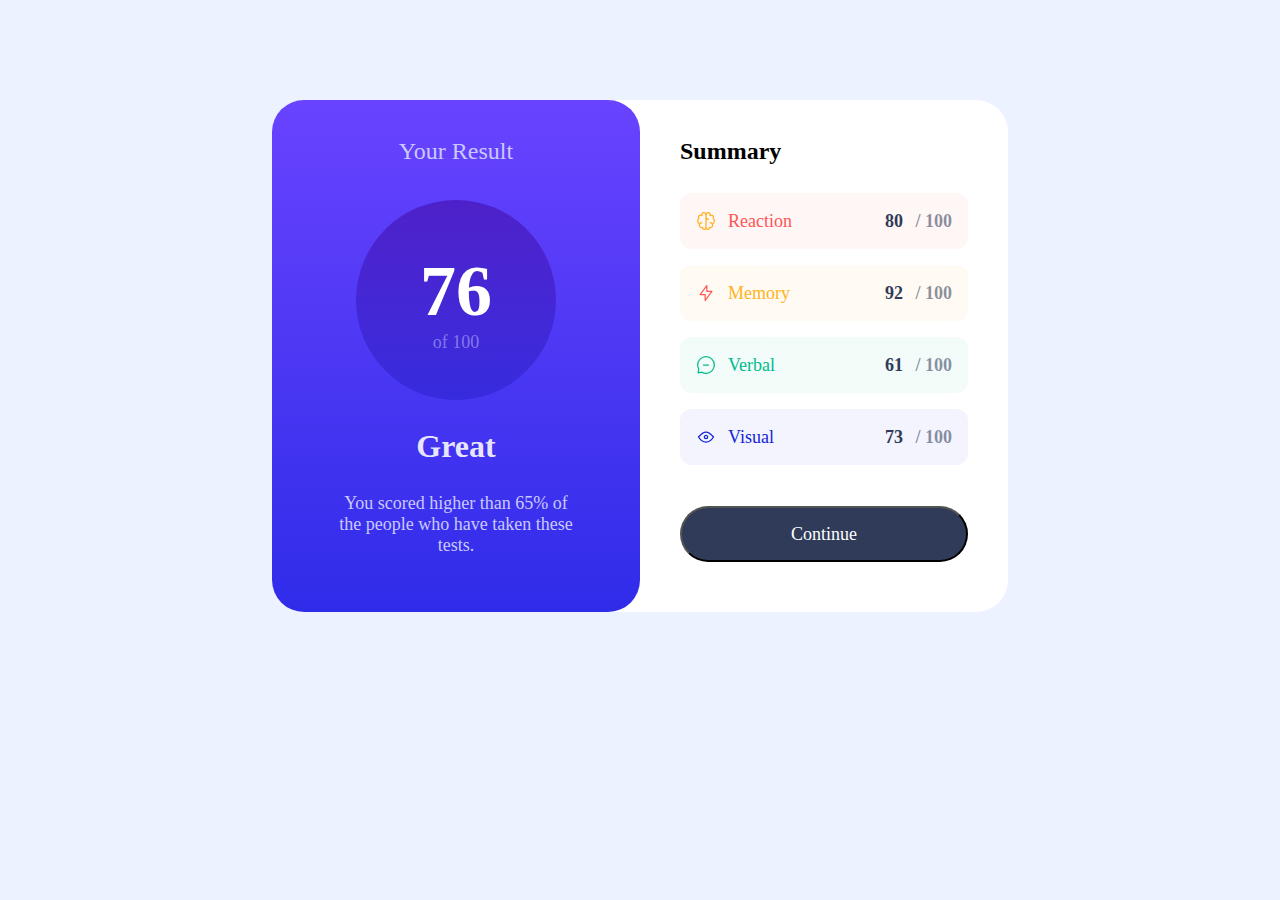
<file: lucas matheus score/glauberbaitola-main/recomposiçaoo/index.html>
<!DOCTYPE html>
<html lang="pt-br">
<head>
  <meta charset="UTF-8">
  <meta name="viewport" content="width=device-width, initial-scale=1.0"> <!-- displays site properly based on user's device -->
  <link rel="icon" type="image/png" sizes="32x32" href="./assets/images/favicon-32x32.png">
  <title> recomposição </title>
  <link rel="stylesheet" type="text/css" href="./styles.css" />


  <style>
    .attribution { font-size: 11px; text-align: center; }
    .attribution a { color: hsl(228, 45%, 44%); }
  </style>
</head>
<body>

  <div class="outer-container">
    <div class="result">
      <span class="your-result">
        Your Result
      </span>
      <div class="score-circle">
        <span class="score">76</span>
        <span class="of-100">of 100</span>
      </div>
      <span class="comment">Great</span>
      <p class="repport">
        You scored higher than 65% of the people who have taken these tests.
      </p>
    </div>
    <div class="summary">
      <span class="title">Summary</span>
      <div class="repport">
        <div>
          <div class="item-title">
            <img src="./fonts/img/icon-memory.svg" alt="reaction">
            <span>Reaction</span>
          </div>
          <span class="score">
            <span>80</span> / 100</span>
        </div>
        <div>
          <div class="item-title">
            <img src=".//fonts/img/icon-reaction.svg" alt="reaction">
            <span>Memory</span>
          </div>
          <span class="score">
            <span>92</span> / 100</span>
        </div>
        <div>
          <div class="item-title">
            <img src=".//fonts/img/icon-verbal.svg" alt="reaction">
            <span>Verbal</span>
          </div>
          <span class="score">
            <span>61</span> / 100</span>
        </div>
        <div>
          <div class="item-title">
            <img src="./fonts/img/icon-visual.svg" alt="reaction">
            <span>Visual</span>
          </div>
          <span class="score">
            <span>73</span> / 100
          </span>
        </div>
      </div>
      <button>Continue</button>
    </div>
  </div>

</body>
</html>
</file>
<file: lucas matheus score/glauberbaitola-main/recomposiçaoo/styles.css>
@font-face {
    font-family: 'Hanken Grotesk';
    src: url('../') format('truetype');
}
  
body{
    margin: 0;
    padding: 0;
    background: var(--Very-Light-blue, #ECF2FF);
}

.outer-container{
    display: flex;
    flex-direction: row;
    justify-content: center;
    align-items: stretch;
    max-width: 736px;
    min-height: 512px;
    margin: 100px auto;
    border-radius: 32px;
    background: white;
    gap: 40px;
}

.outer-container .result {
    flex-shrink: 0;
    flex-grow: 0;
    flex-basis: 50%;
    border-radius: 32px;
    background: var(--Gradient-1, linear-gradient(180deg, #75F 0%, #6943FF 0.01%, #2F2CE9 100%));
    
}

.outer-container .result .your-result{
    font-size: 24px;
    font-style: normal;
    font-weight: 400;
    line-height: normal;
    text-align: center;
    display: block;
    margin: 38px auto 35px auto;
    color: var(--Light-Blue, #CAC9FF);
    font-feature-settings: 'clig' off, 'liga' off;
    font-family: Hanken Grotesk;
    
}

.outer-container .result .score-circle {
    margin: 0 auto;
    width: 200px;
    height: 200px;
    border-radius: 100%;
    background: var( --Gradient-2, linear-gradient(180deg, #4D21C9 0%, rgba(37, 33, 201, 0.5) 100%, rgba(37, 33, 201, 1) 100%));
}

.score-circle .score {
    display: block;
    padding-top: 55px;
    color: var(--White, #FFF);
    text-align: center;
    font-feature-settings: 'clig' off, 'liga' off;


    font-family: Hanken Grotesk;
    font-size: 72px;
    font-style: normal;
    font-weight: 800;
    line-height: 72px; /* 100% */
}

.score-circle .of-100 {
    margin-top: 5px;
    color: var(--Light-Blue, hsla(241, 100%, 89%, 0.507));
    display: block;
    text-align: center;
    font-feature-settings: 'clig' off, 'liga' off;
    font-family: Hanken Grotesk;
    font-size: 18px;
    font-style: normal;
    font-weight: 500;
    line-height: normal;
}

.result .comment {
    color: var(--White, #ffffffdf);
    text-align: center;
    font-feature-settings: 'clig' off, 'liga' off;

  
    font-family: Hanken Grotesk;
    font-size: 32px;
    font-style: normal;
    font-weight: 700;
    line-height: normal;
    display: block;
    margin-top: 28px;
}

.result .repport {
    color: var(--Light-Blue, #CAC9FF);
    text-align: center;
    font-feature-settings: 'clig' off, 'liga' off;


    font-family: Hanken Grotesk;
    font-size: 18px;
    font-style: normal;
    font-weight: 400;
    line-height: normal;
    width: 66%;
    margin: 28px auto;
}

.outer-container .summary {

    flex-shrink: 0;
    flex-grow: 0;
    flex-basis: calc(50% - 40px);
}

.outer-container .summary .title {
    margin: 38px auto 28px auto;
    font-family: Hanken Grotesk;
    font-size: 24px;
    font-style: normal;
    font-weight: 700;
    line-height: normal;
    display: block;
}

.outer-container .summary .repport > div {
    width: calc(100% - 40px);
    flex-shrink: 0;
    border-radius: 12px;
    margin-bottom: 16px;
    font-size: 18px;
    display: flex;
    flex-direction: row;
    justify-content: space-between;
    align-items: center;
    height: 56px;
  
}

.summary .repport > div .item-title span , .summary .repport > div .score {

    font-feature-settings: 'clig' off, 'liga' off;
    font-family: Hanken Grotesk;
    font-style: normal;
    font-weight: 500;
    line-height: normal;
}

.summary .repport > div .item-title {
    margin-left: 16px;
    display: flex;
    flex-direction: row;
    justify-content: space-between;
    align-items: center;
    gap: 12px;
} 

.summary .repport > div .score {
    margin-right: 16px;
    margin-left: 8px;
    color: var(--Light-Navy, #303b5990);
    text-align: right;
    font-feature-settings: 'clig' off, 'liga' off;

    font-family: Hanken Grotesk;
    font-size: 18px;
    font-style: normal;
    font-weight: 700;
    line-height: normal;
}

.summary .repport > div .score span {
    margin-right: 8px;
    color: var(--Dark-Navy, #303b59);
}
.outer-container .summary .repport > div:nth-child(1) {
    background: var(--red-95-white, linear-gradient(0deg, rgba(255, 255, 255, 0.95) 0%, rgba(255, 255, 255, 0.95) 100%), #F55);
}

.outer-container .summary .repport > div:nth-child(1) .item-title span {
    color: var(--Red, #F55);
}

.outer-container .summary .repport > div:nth-child(2) {
    background: var(--yellow-95-white, linear-gradient(0deg, rgba(255, 255, 255, 0.95) 0%, rgba(255, 255, 255, 0.95) 100%), #FFB21E);}

.outer-container .summary .repport > div:nth-child(2) .item-title span {
    color: var(--Yellow, #FFB21E);
}

.outer-container .summary .repport > div:nth-child(3) {
    background: var(--green-95-white, linear-gradient(0deg, rgba(255, 255, 255, 0.95) 0%, rgba(255, 255, 255, 0.95) 100%), #00BB8F);}

.outer-container .summary .repport > div:nth-child(3) .item-title span {
    color: var(--Green, #00BB8F);
}
.outer-container .summary .repport > div:nth-child(4) {
    background: var(--blue-95-white, linear-gradient(0deg, rgba(255, 255, 255, 0.95) 0%, rgba(255, 255, 255, 0.95) 100%), #1125D6);
    margin-bottom: 0;
}

.outer-container .summary .repport > div:nth-child(4) .item-title span {
    color: var(--Blue, #1125D6);

}
.outer-container .summary button {
    font-family: Hanken Grotesk;
    font-size: 18px;
    font-style: normal;
    line-height: normal;
    height: 56px;
    width: calc(100% - 40px);
    margin-top: 41px;
    
    border-radius: 128px;
    background: var(--Dark-Navy, #303B59);
    color: var(--White, #FFF);
    text-align: center;
    font-feature-settings: 'clig' off, 'liga' off;
}
</file>
